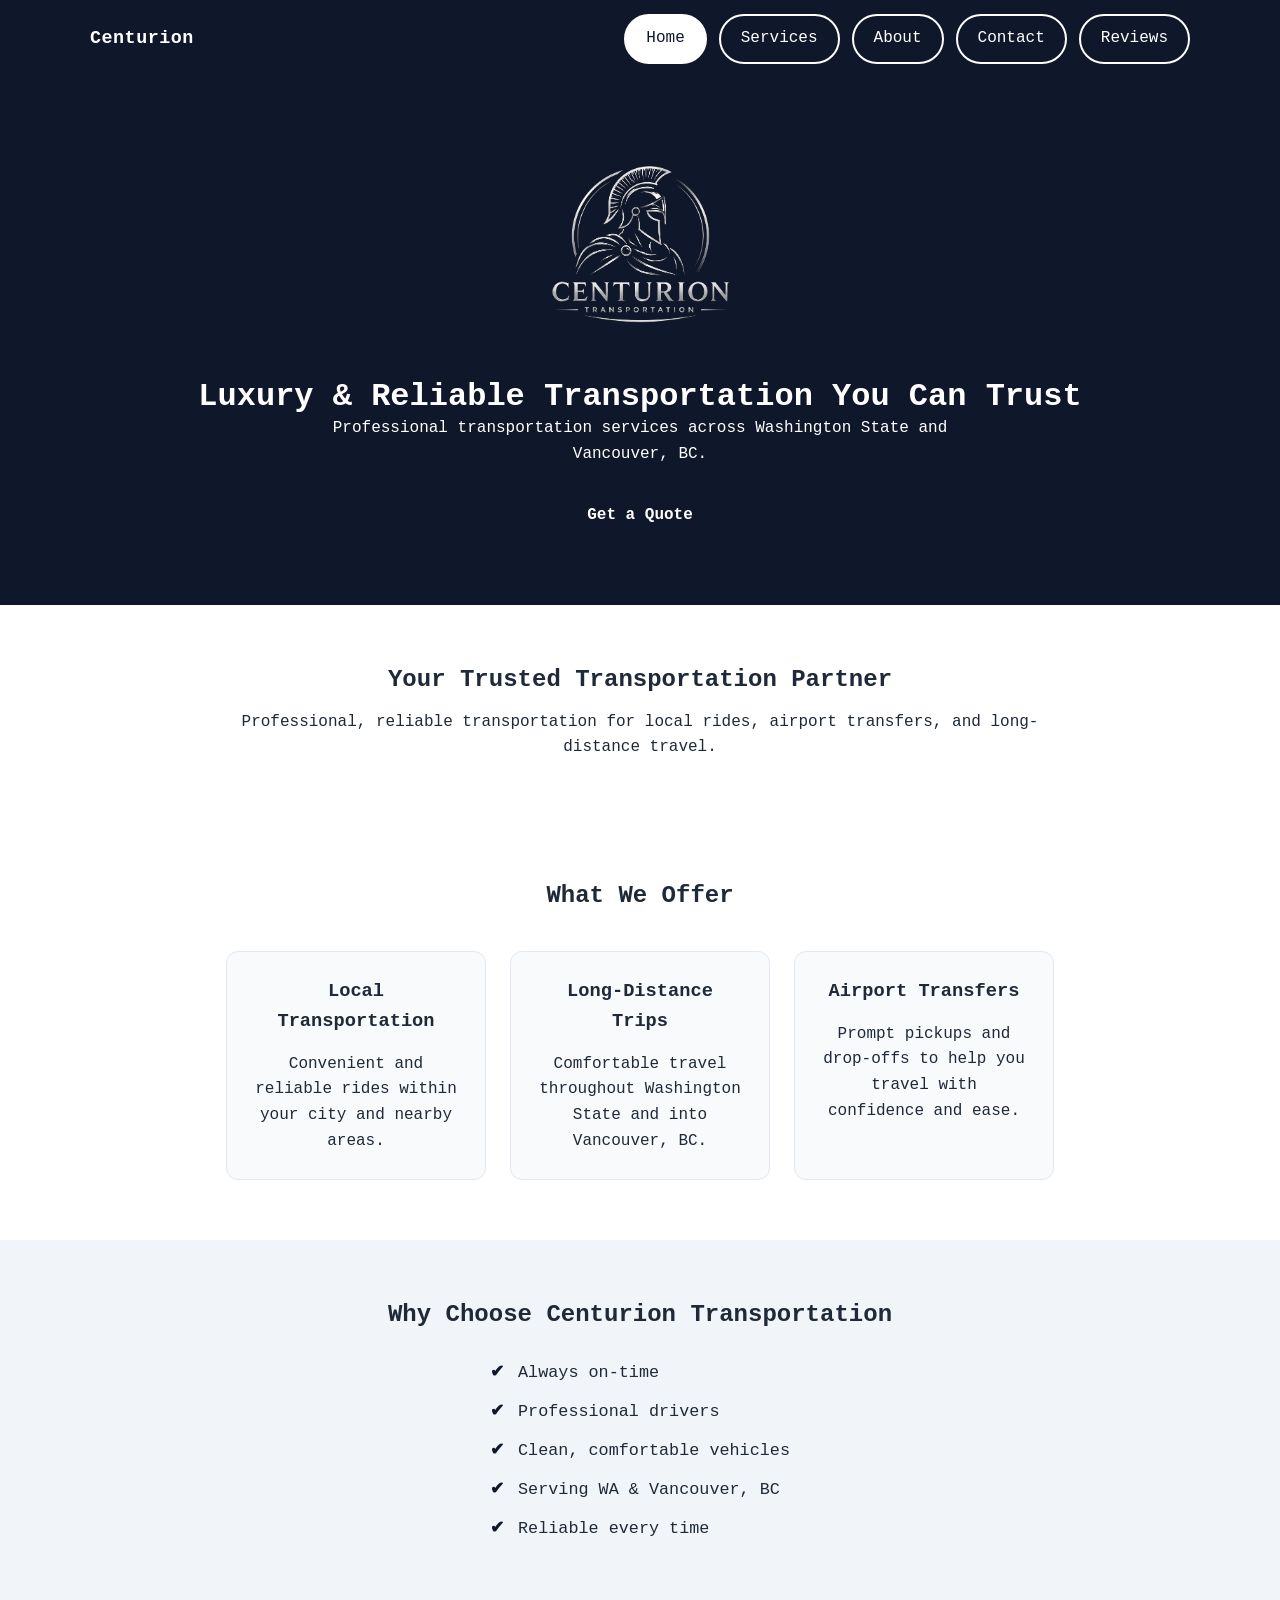
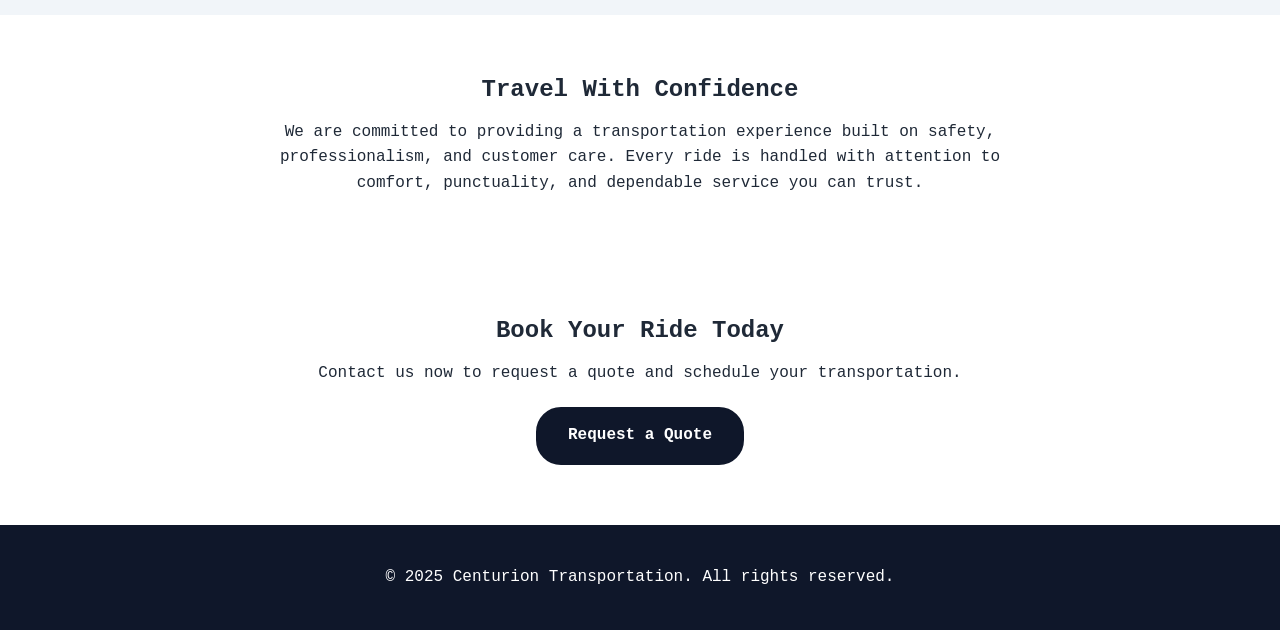
<file: index.html>
<!DOCTYPE html>
<html lang="en">
<head>
  <meta charset="UTF-8">
  <meta name="viewport" content="width=device-width, initial-scale=1.0">
  <title>Centurion Transportation</title>
  <link rel="stylesheet" href="style.css">
</head>
<body>

  <!-- Navigation -->
  <nav class="navbar">
    <div class="nav-inner">
      <a href="index.html" class="nav-logo">Centurion</a>

      <button class="menu-toggle" id="menu-toggle" aria-label="Open menu">
        ☰
      </button>

      <div class="nav-links" id="nav-links">
        <a href="index.html" class="active">Home</a>
        <a href="services.html">Services</a>
        <a href="about.html">About</a>
        <a href="contact.html">Contact</a>
        <a href="reviews.html">Reviews</a>
      </div>
    </div>
  </nav>

  <!-- Hero Header -->
  <header>
    <img src="logo.png" alt="Centurion Logo" class="logo">

    <h1>Luxury & Reliable Transportation You Can Trust</h1>

    <p>
      Professional transportation services across Washington State and Vancouver, BC.
    </p>

    <a href="contact.html" class="cta-btn">Get a Quote</a>
  </header>

  <!-- Intro Section -->
  <section>
    <h2>Your Trusted Transportation Partner</h2>
    <p>
      Professional, reliable transportation for local rides, airport transfers,
      and long-distance travel.
    </p>
  </section>

  <!-- Services Preview -->
  <section>
    <h2>What We Offer</h2>
    <div class="services">
      <div class="service-card">
        <h3>Local Transportation</h3>
        <p>Convenient and reliable rides within your city and nearby areas.</p>
      </div>

      <div class="service-card">
        <h3>Long-Distance Trips</h3>
        <p>Comfortable travel throughout Washington State and into Vancouver, BC.</p>
      </div>

      <div class="service-card">
        <h3>Airport Transfers</h3>
        <p>Prompt pickups and drop-offs to help you travel with confidence and ease.</p>
      </div>
    </div>
  </section>

  <!-- Why Choose Us -->
  <section class="why-choose">
    <h2>Why Choose Centurion Transportation</h2>
    <ul>
      <li>Always on-time</li>
      <li>Professional drivers</li>
      <li>Clean, comfortable vehicles</li>
      <li>Serving WA & Vancouver, BC</li>
      <li>Reliable every time</li>
    </ul>
  </section>

  <!-- Trust Section -->
  <section>
    <h2>Travel With Confidence</h2>
    <p>
      We are committed to providing a transportation experience built on safety,
      professionalism, and customer care. Every ride is handled with attention to
      comfort, punctuality, and dependable service you can trust.
    </p>
  </section>

  <!-- Call to Action -->
  <section>
    <h2>Book Your Ride Today</h2>
    <p>Contact us now to request a quote and schedule your transportation.</p>
    <a href="contact.html" class="cta-btn">Request a Quote</a>
  </section>

  <!-- Footer -->
  <footer>
    &copy; 2025 Centurion Transportation. All rights reserved.
  </footer>

  <script>
    const menuToggle = document.getElementById("menu-toggle");
    const navLinks = document.getElementById("nav-links");

    menuToggle.addEventListener("click", () => {
      navLinks.classList.toggle("show");
    });
  </script>

</body>
</html>
</file>
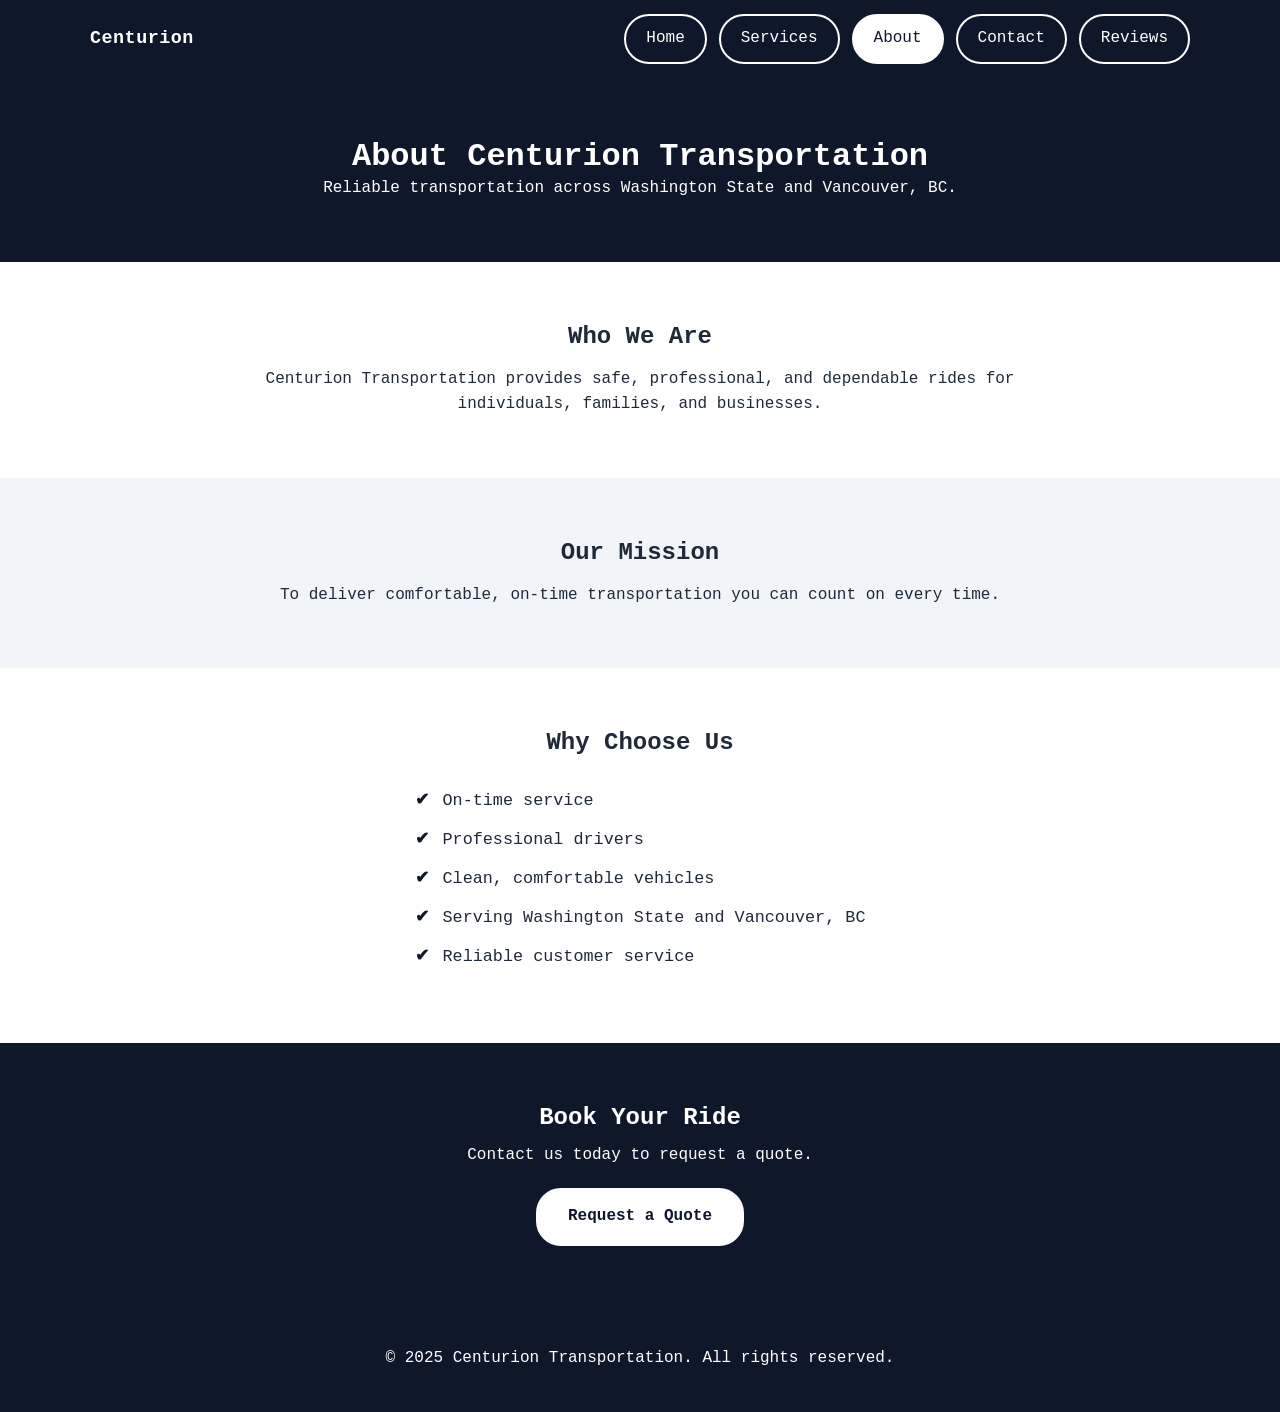
<file: about.html>
<!DOCTYPE html>
<html lang="en">
<head>
  <meta charset="UTF-8">
  <meta name="viewport" content="width=device-width, initial-scale=1.0">
  <title>About Us - Centurion Transportation</title>
  <link rel="stylesheet" href="style.css">
</head>
<body>

  <!-- Navigation -->
  <nav class="navbar">
    <div class="nav-inner">
      <a href="index.html" class="nav-logo">Centurion</a>

      <button class="menu-toggle" id="menu-toggle" aria-label="Open menu">
        ☰
      </button>

      <div class="nav-links" id="nav-links">
        <a href="index.html">Home</a>
        <a href="services.html">Services</a>
        <a href="about.html" class="active">About</a>
        <a href="contact.html">Contact</a>
        <a href="reviews.html">Reviews</a>
      </div>
    </div>
  </nav>

  <!-- Header -->
  <header>
    <h1>About Centurion Transportation</h1>
    <p>Reliable transportation across Washington State and Vancouver, BC.</p>
  </header>

  <!-- About -->
  <section>
    <h2>Who We Are</h2>
    <p>
      Centurion Transportation provides safe, professional, and dependable rides
      for individuals, families, and businesses.
    </p>
  </section>

  <!-- Mission -->
  <section class="why-choose">
    <h2>Our Mission</h2>
    <p>
      To deliver comfortable, on-time transportation you can count on every time.
    </p>
  </section>

  <!-- Why Choose Us -->
  <section>
    <h2>Why Choose Us</h2>
    <ul>
      <li>On-time service</li>
      <li>Professional drivers</li>
      <li>Clean, comfortable vehicles</li>
      <li>Serving Washington State and Vancouver, BC</li>
      <li>Reliable customer service</li>
    </ul>
  </section>

  <!-- CTA -->
  <section class="cta-section">
    <h2>Book Your Ride</h2>
    <p>Contact us today to request a quote.</p>
    <a href="contact.html" class="cta-btn cta-light">Request a Quote</a>
  </section>

  <!-- Footer -->
  <footer>
    &copy; 2025 Centurion Transportation. All rights reserved.
  </footer>

  <script>
    const menuToggle = document.getElementById("menu-toggle");
    const navLinks = document.getElementById("nav-links");

    if (menuToggle && navLinks) {
      menuToggle.addEventListener("click", () => {
        navLinks.classList.toggle("show");
      });
    }
  </script>

</body>
</html>
</file>
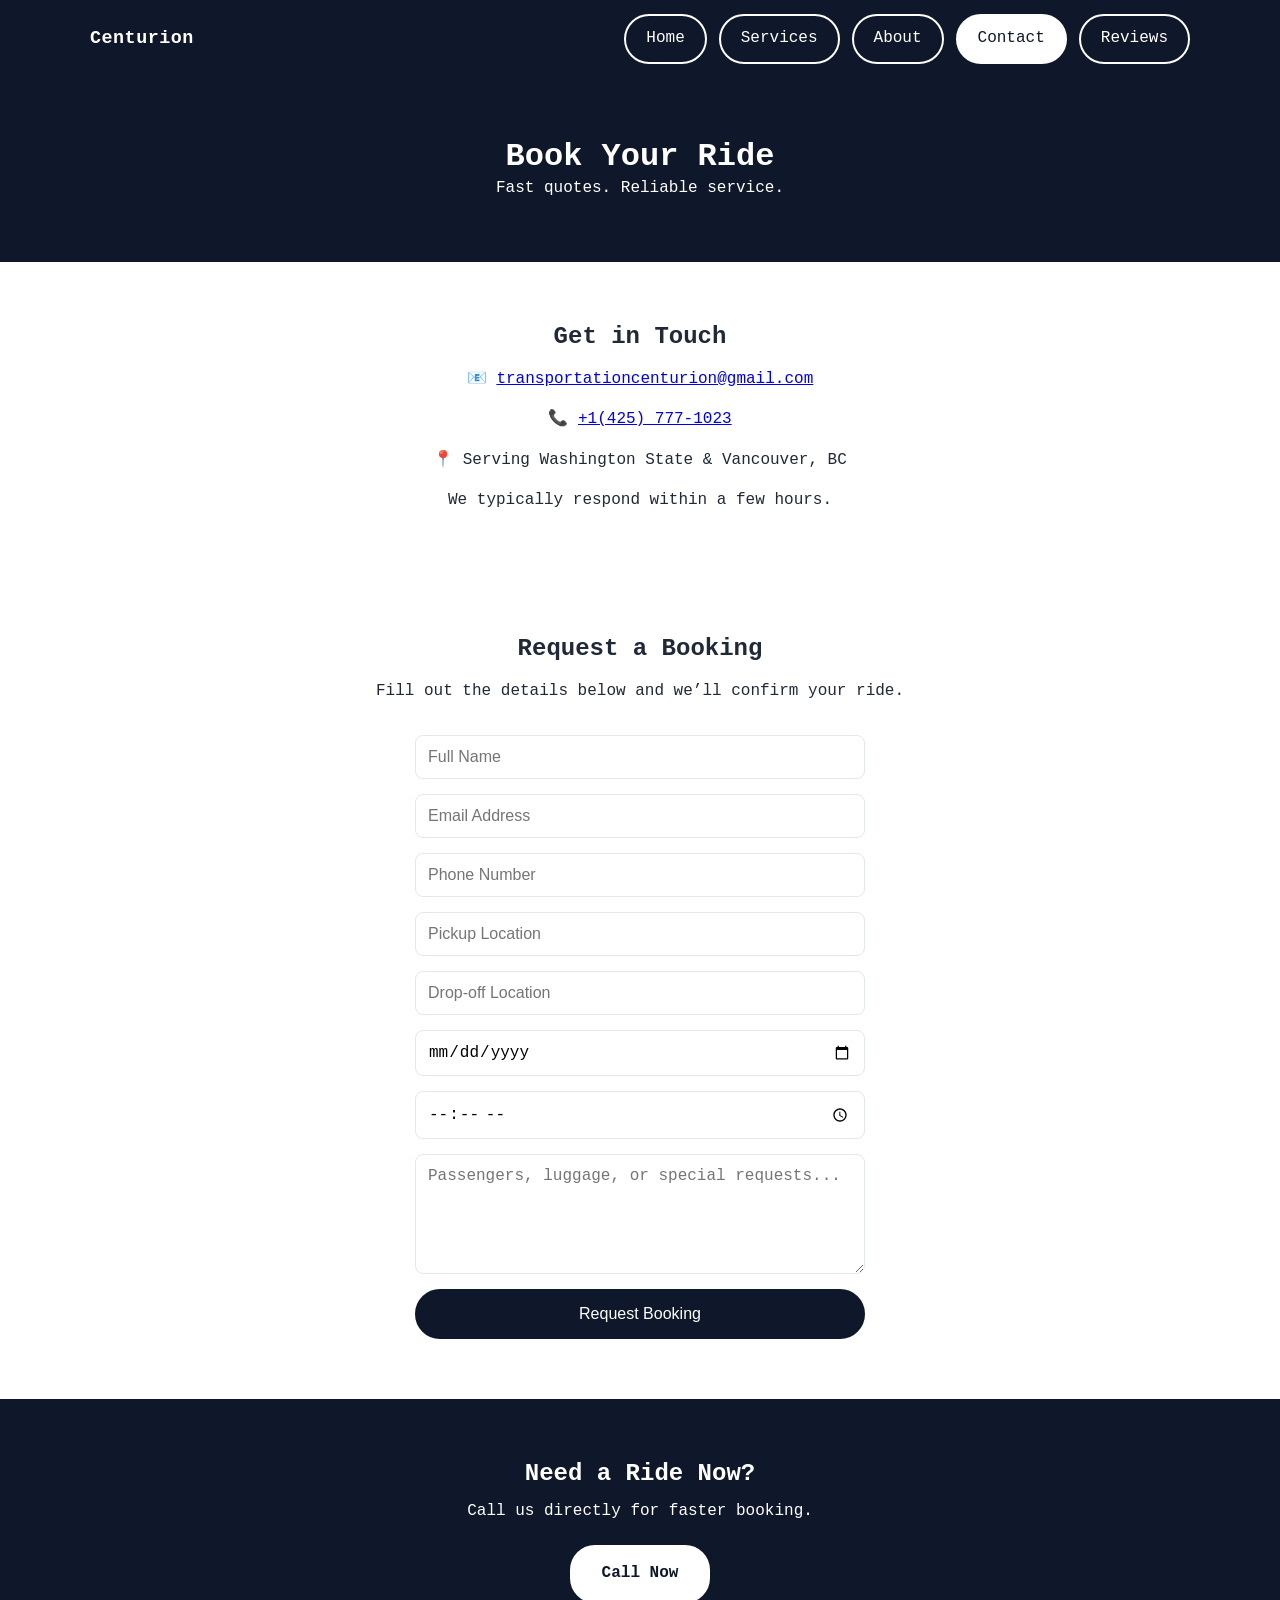
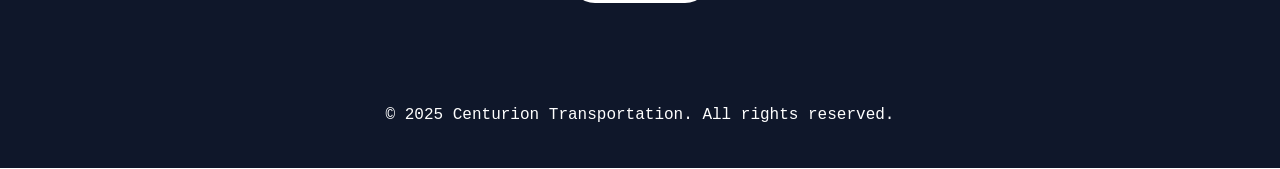
<file: contact.html>
<!DOCTYPE html>
<html lang="en">
<head>
  <meta charset="UTF-8">
  <meta name="viewport" content="width=device-width, initial-scale=1.0">
  <title>Contact - Centurion Transportation</title>
  <link rel="stylesheet" href="style.css">
</head>
<body>

  <!-- Navigation -->
  <nav class="navbar">
    <div class="nav-inner">
      <a href="index.html" class="nav-logo">Centurion</a>

      <button class="menu-toggle" id="menu-toggle" aria-label="Open menu">
        ☰
      </button>

      <div class="nav-links" id="nav-links">
        <a href="index.html">Home</a>
        <a href="services.html">Services</a>
        <a href="about.html">About</a>
        <a href="contact.html" class="active">Contact</a>
        <a href="reviews.html">Reviews</a>
      </div>
    </div>
  </nav>

  <!-- Header -->
  <header>
    <h1>Book Your Ride</h1>
    <p>Fast quotes. Reliable service.</p>
  </header>

  <!-- Contact Info -->
  <section>
    <h2>Get in Touch</h2>
    <p>📧 <a href="mailto:transportationcenturion@gmail.com">transportationcenturion@gmail.com</a></p>
    <p>📞 <a href="tel:+14257771023">+1(425) 777-1023</a></p>
    <p>📍 Serving Washington State &amp; Vancouver, BC</p>
    <p>We typically respond within a few hours.</p>
  </section>

  <!-- Booking Form -->
  <section>
    <h2>Request a Booking</h2>
    <p>Fill out the details below and we’ll confirm your ride.</p>

    <form action="https://formsubmit.co/transportationcenturion@gmail.com" method="POST">
      <input type="hidden" name="_captcha" value="false">
      <input type="hidden" name="_subject" value="New Booking Request">

      <input type="text" name="name" placeholder="Full Name" required>
      <input type="email" name="email" placeholder="Email Address" required>
      <input type="tel" name="phone" placeholder="Phone Number" required>

      <input type="text" name="pickup" placeholder="Pickup Location" required>
      <input type="text" name="dropoff" placeholder="Drop-off Location" required>

      <input type="date" name="date" required>
      <input type="time" name="time" required>

      <textarea name="notes" placeholder="Passengers, luggage, or special requests..."></textarea>

      <button type="submit">Request Booking</button>
    </form>
  </section>

  <!-- CTA -->
  <section class="cta-section">
    <h2>Need a Ride Now?</h2>
    <p>Call us directly for faster booking.</p>
    <a href="tel:+14257771023" class="cta-btn cta-light">Call Now</a>
  </section>

  <!-- Footer -->
  <footer>
    &copy; 2025 Centurion Transportation. All rights reserved.
  </footer>

  <script>
    const menuToggle = document.getElementById("menu-toggle");
    const navLinks = document.getElementById("nav-links");

    if (menuToggle && navLinks) {
      menuToggle.addEventListener("click", () => {
        navLinks.classList.toggle("show");
      });
    }
  </script>

</body>
</html>
</file>
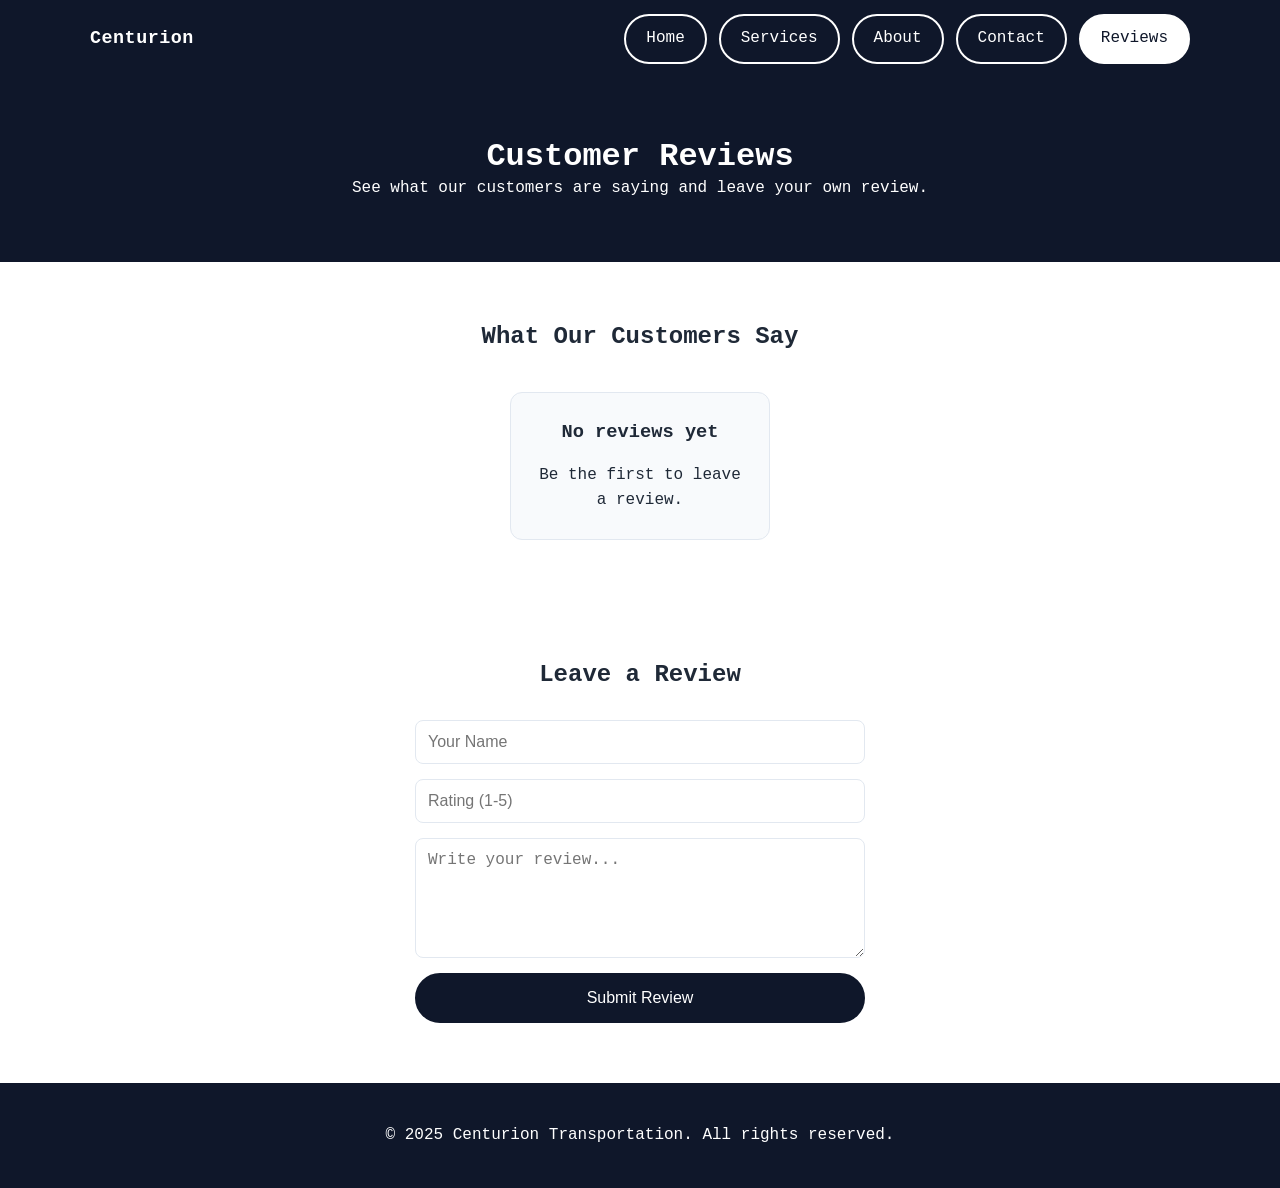
<file: reviews.html>
<!DOCTYPE html>
<html lang="en">
<head>
  <meta charset="UTF-8">
  <meta name="viewport" content="width=device-width, initial-scale=1.0">
  <title>Reviews - Centurion Transportation</title>
  <link rel="stylesheet" href="style.css">
</head>
<body>

  <!-- Navigation -->
  <nav class="navbar">
    <div class="nav-inner">
      <a href="index.html" class="nav-logo">Centurion</a>

      <button class="menu-toggle" id="menu-toggle" aria-label="Open menu">
        ☰
      </button>

      <div class="nav-links" id="nav-links">
        <a href="index.html">Home</a>
        <a href="services.html">Services</a>
        <a href="about.html">About</a>
        <a href="contact.html">Contact</a>
        <a href="reviews.html" class="active">Reviews</a>
      </div>
    </div>
  </nav>

  <!-- Header -->
  <header>
    <h1>Customer Reviews</h1>
    <p>See what our customers are saying and leave your own review.</p>
  </header>

  <!-- Reviews Display -->
  <section>
    <h2>What Our Customers Say</h2>
    <div id="reviewsList" class="services"></div>
  </section>

  <!-- Review Form -->
  <section>
    <h2>Leave a Review</h2>

    <form id="reviewForm">
      <input type="text" id="name" placeholder="Your Name" required>

      <input
        type="number"
        id="rating"
        placeholder="Rating (1-5)"
        min="1"
        max="5"
        required
      >

      <textarea id="review" placeholder="Write your review..." required></textarea>

      <button type="submit">Submit Review</button>
    </form>
  </section>

  <!-- Footer -->
  <footer>
    &copy; 2025 Centurion Transportation. All rights reserved.
  </footer>

  <script>
    const form = document.getElementById("reviewForm");
    const reviewsList = document.getElementById("reviewsList");
    const menuToggle = document.getElementById("menu-toggle");
    const navLinks = document.getElementById("nav-links");

    if (menuToggle && navLinks) {
      menuToggle.addEventListener("click", () => {
        navLinks.classList.toggle("show");
      });
    }

    function generateStars(rating) {
      let stars = "";
      for (let i = 0; i < rating; i++) {
        stars += "⭐";
      }
      return stars;
    }

    function loadReviews() {
      reviewsList.innerHTML = "";

      const reviews = JSON.parse(localStorage.getItem("reviews")) || [];

      if (reviews.length === 0) {
        reviewsList.innerHTML = `
          <div class="service-card">
            <h3>No reviews yet</h3>
            <p>Be the first to leave a review.</p>
          </div>
        `;
        return;
      }

      reviews.forEach((r) => {
        const div = document.createElement("div");
        div.className = "service-card";

        div.innerHTML = `
          <h3>${generateStars(r.rating)} (${r.rating}/5)</h3>
          <p>"${r.review}"</p>
          <p>- ${r.name}</p>
        `;

        reviewsList.appendChild(div);
      });
    }

    if (form) {
      form.addEventListener("submit", function (e) {
        e.preventDefault();

        const name = document.getElementById("name").value.trim();
        const rating = parseInt(document.getElementById("rating").value, 10);
        const review = document.getElementById("review").value.trim();

        if (!name || !review || isNaN(rating) || rating < 1 || rating > 5) {
          alert("Please enter a valid name, review, and rating between 1 and 5.");
          return;
        }

        const newReview = { name, rating, review };
        const reviews = JSON.parse(localStorage.getItem("reviews")) || [];

        reviews.unshift(newReview);
        localStorage.setItem("reviews", JSON.stringify(reviews));

        form.reset();
        loadReviews();
      });
    }

    loadReviews();
  </script>

</body>
</html>
</file>
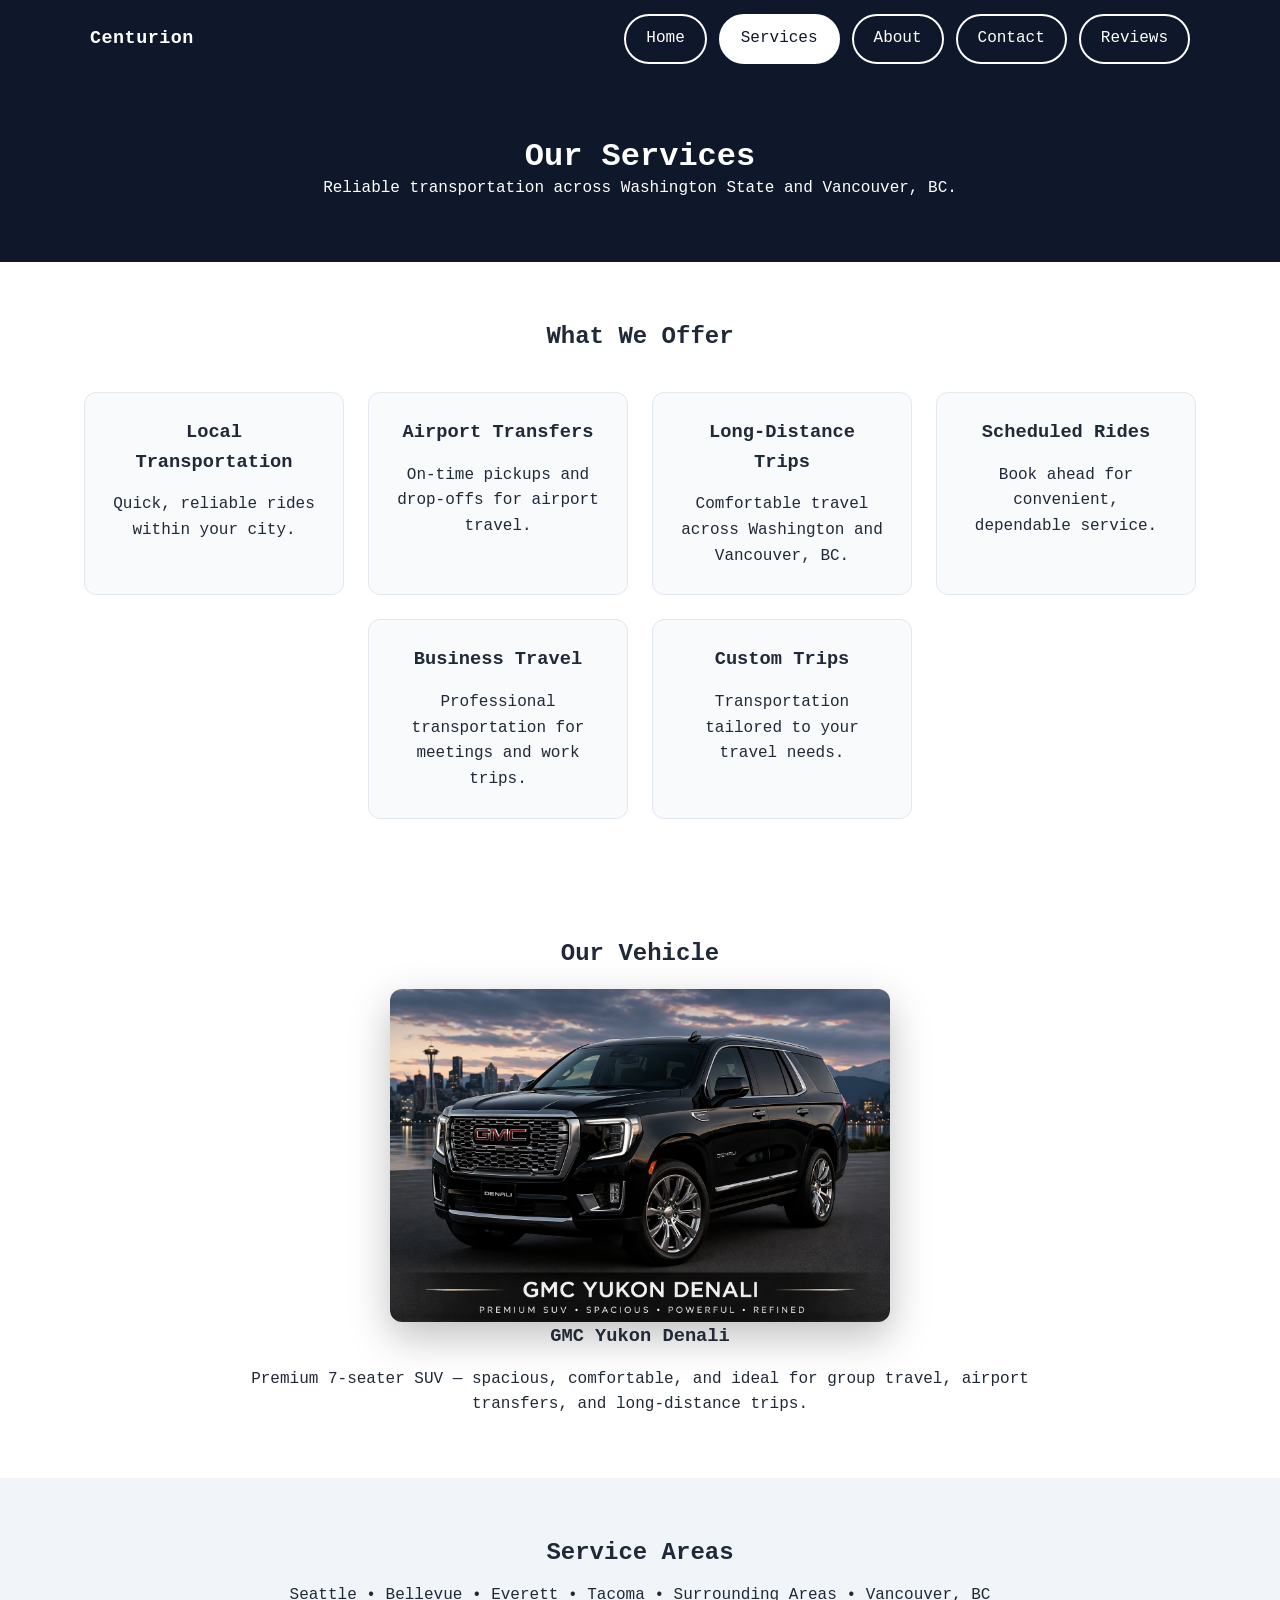
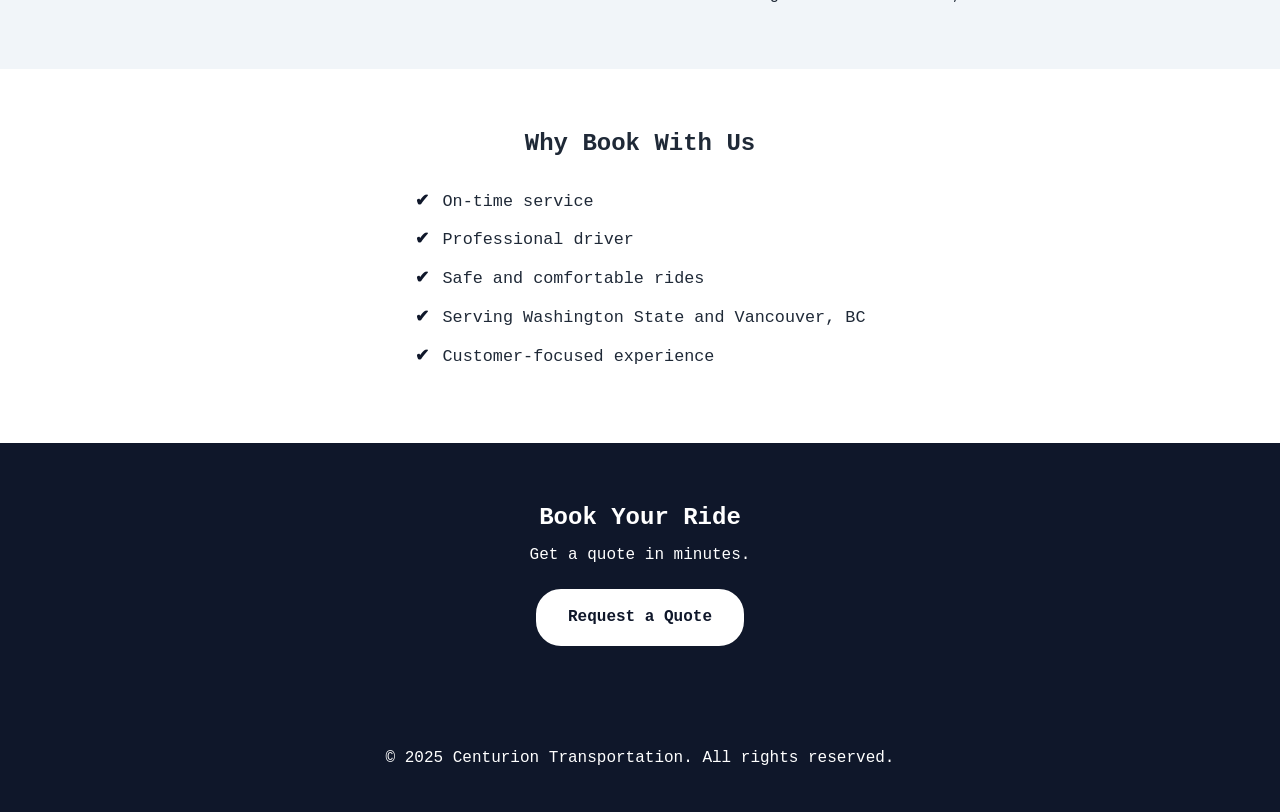
<file: services.html>
<!DOCTYPE html>
<html lang="en">
<head>
  <meta charset="UTF-8">
  <meta name="viewport" content="width=device-width, initial-scale=1.0">
  <title>Services - Centurion Transportation</title>
  <link rel="stylesheet" href="style.css">
</head>
<body>

  <!-- Navigation -->
  <nav class="navbar">
    <div class="nav-inner">
      <a href="index.html" class="nav-logo">Centurion</a>

      <button class="menu-toggle" id="menu-toggle" aria-label="Open menu">
        ☰
      </button>

      <div class="nav-links" id="nav-links">
        <a href="index.html">Home</a>
        <a href="services.html" class="active">Services</a>
        <a href="about.html">About</a>
        <a href="contact.html">Contact</a>
        <a href="reviews.html">Reviews</a>
      </div>
    </div>
  </nav>

  <!-- Header -->
  <header>
    <h1>Our Services</h1>
    <p>Reliable transportation across Washington State and Vancouver, BC.</p>
  </header>

  <!-- Services -->
  <section>
    <h2>What We Offer</h2>

    <div class="services">
      <div class="service-card">
        <h3>Local Transportation</h3>
        <p>Quick, reliable rides within your city.</p>
      </div>

      <div class="service-card">
        <h3>Airport Transfers</h3>
        <p>On-time pickups and drop-offs for airport travel.</p>
      </div>

      <div class="service-card">
        <h3>Long-Distance Trips</h3>
        <p>Comfortable travel across Washington and Vancouver, BC.</p>
      </div>

      <div class="service-card">
        <h3>Scheduled Rides</h3>
        <p>Book ahead for convenient, dependable service.</p>
      </div>

      <div class="service-card">
        <h3>Business Travel</h3>
        <p>Professional transportation for meetings and work trips.</p>
      </div>

      <div class="service-card">
        <h3>Custom Trips</h3>
        <p>Transportation tailored to your travel needs.</p>
      </div>
    </div>
  </section>

  <!-- Vehicle Section -->
  <section>
    <h2>Our Vehicle</h2>

    <img src="yukon.png" alt="GMC Yukon Denali" class="vehicle-img">

    <h3>GMC Yukon Denali</h3>
    <p>
      Premium 7-seater SUV — spacious, comfortable, and ideal for group travel,
      airport transfers, and long-distance trips.
    </p>
  </section>

  <!-- Service Area -->
  <section class="why-choose">
    <h2>Service Areas</h2>
    <p>Seattle • Bellevue • Everett • Tacoma • Surrounding Areas • Vancouver, BC</p>
  </section>

  <!-- Why Book With Us -->
  <section>
    <h2>Why Book With Us</h2>
    <ul>
      <li>On-time service</li>
      <li>Professional driver</li>
      <li>Safe and comfortable rides</li>
      <li>Serving Washington State and Vancouver, BC</li>
      <li>Customer-focused experience</li>
    </ul>
  </section>

  <!-- Call to Action -->
  <section class="cta-section">
    <h2>Book Your Ride</h2>
    <p>Get a quote in minutes.</p>
    <a href="contact.html" class="cta-btn cta-light">Request a Quote</a>
  </section>

  <!-- Footer -->
  <footer>
    &copy; 2025 Centurion Transportation. All rights reserved.
  </footer>

  <script>
    const menuToggle = document.getElementById("menu-toggle");
    const navLinks = document.getElementById("nav-links");

    if (menuToggle && navLinks) {
      menuToggle.addEventListener("click", () => {
        navLinks.classList.toggle("show");
      });
    }
  </script>

</body>
</html>
</file>
<file: style.css>
/* ================= BASE RESET ================= */
* {
  box-sizing: border-box;
  margin: 0;
  padding: 0;
}

html,
body {
  overflow-x: hidden;
}

body {
  font-family: Menlo, monospace;
  color: #1f2937;
  background-color: #ffffff;
  line-height: 1.6;
}

img {
  max-width: 100%;
  height: auto;
  display: block;
}

/* ================= NAVBAR ================= */
.navbar {
  background-color: #0f172a;
  padding: 14px 16px;
}

.nav-inner {
  max-width: 1100px;
  margin: 0 auto;
  display: flex;
  align-items: center;
  justify-content: space-between;
  position: relative;
}

.nav-logo {
  color: #ffffff;
  text-decoration: none;
  font-weight: 700;
  font-size: 1.15rem;
  letter-spacing: 0.5px;
}

.menu-toggle {
  display: none;
  background: none;
  border: none;
  color: #ffffff;
  font-size: 1.8rem;
  cursor: pointer;
}

.nav-links {
  display: flex;
  gap: 12px;
  flex-wrap: wrap;
}

.nav-links a {
  color: #ffffff;
  text-decoration: none;
  font-weight: 500;
  padding: 10px 20px;
  border-radius: 25px;
  border: 2px solid #ffffff;
  transition: all 0.3s ease;
}

.nav-links a:hover {
  background-color: #ffffff;
  color: #0f172a;
  transform: translateY(-2px);
}

.nav-links a.active {
  background-color: #ffffff;
  color: #0f172a;
}

/* ================= HEADER ================= */
header {
  background-color: #0f172a;
  color: #ffffff;
  padding: 60px 20px;
  text-align: center;
}

.logo {
  width: 220px;
  margin: 0 auto 20px;
  background: transparent;
  mix-blend-mode: lighten;
  filter: drop-shadow(0 6px 15px rgba(0, 0, 0, 0.4));
}

.brand {
  font-size: 2.3rem;
  font-weight: 700;
  margin-bottom: 10px;
  letter-spacing: 1px;
}

.brand::after {
  content: "";
  display: block;
  width: 60px;
  height: 3px;
  background-color: #ffffff;
  margin: 10px auto 0;
}

header h1,
header h2 {
  line-height: 1.2;
}

header h2 {
  font-size: 1.5rem;
  font-weight: 500;
  margin-top: 20px;
  margin-bottom: 15px;
}

header p {
  max-width: 700px;
  margin: 0 auto;
}

/* ================= CTA BUTTONS ================= */
.cta-btn {
  display: inline-block;
  margin-top: 20px;
  padding: 14px 30px;
  background-color: #0f172a;
  color: #ffffff;
  text-decoration: none;
  border-radius: 25px;
  font-weight: 600;
  border: 2px solid #0f172a;
  transition: all 0.3s ease;
}

.cta-btn:hover {
  background-color: #ffffff;
  color: #0f172a;
  transform: translateY(-2px);
}

.cta-section {
  background-color: #0f172a;
  color: #ffffff;
}

.cta-section p {
  margin-top: 10px;
}

.cta-light {
  background-color: #ffffff;
  color: #0f172a;
  border: 2px solid #ffffff;
}

.cta-light:hover {
  background-color: transparent;
  color: #ffffff;
}

/* ================= SECTIONS ================= */
section {
  padding: 60px 20px;
  text-align: center;
}

section h2 {
  line-height: 1.25;
}

section p {
  max-width: 800px;
  margin: 15px auto 0;
}

/* ================= SERVICES ================= */
.services {
  display: flex;
  justify-content: center;
  flex-wrap: wrap;
  gap: 24px;
  margin-top: 40px;
}

.service-card {
  width: 260px;
  padding: 25px;
  border-radius: 12px;
  border: 1px solid #e2e8f0;
  background-color: #f8fafc;
  transition: transform 0.3s ease, box-shadow 0.3s ease;
}

.service-card h3 {
  margin-bottom: 10px;
}

.service-card:hover {
  transform: translateY(-6px);
  box-shadow: 0 10px 25px rgba(0, 0, 0, 0.1);
}

/* ================= VEHICLE IMAGE ================= */
.vehicle-img {
  width: 100%;
  max-width: 500px;
  margin: 20px auto 0;
  border-radius: 12px;
  box-shadow: 0 15px 40px rgba(0, 0, 0, 0.25);
  transition: transform 0.3s ease;
}

.vehicle-img:hover {
  transform: scale(1.02);
}

/* ================= LIGHT SECTION ================= */
.why-choose {
  background-color: #f1f5f9;
}

/* ================= CLEAN CHECK LISTS ================= */
ul {
  list-style: none;
  padding: 0;
  margin: 30px auto 0;
  max-width: 800px;
  display: inline-block;
  text-align: left;
}

li {
  margin-bottom: 12px;
  font-size: 1.05rem;
  position: relative;
  padding-left: 28px;
}

li::before {
  content: "✔";
  position: absolute;
  left: 0;
  top: 0;
  color: #0f172a;
  font-weight: bold;
}

/* ================= FORMS ================= */
form {
  max-width: 450px;
  margin: 30px auto 0;
  display: flex;
  flex-direction: column;
  gap: 15px;
}

form input,
form textarea {
  width: 100%;
  padding: 12px;
  font-size: 1rem;
  border-radius: 8px;
  border: 1px solid #e2e8f0;
}

form textarea {
  min-height: 120px;
  resize: vertical;
}

form button {
  padding: 14px;
  font-size: 1rem;
  border-radius: 25px;
  border: 2px solid #0f172a;
  background-color: #0f172a;
  color: #ffffff;
  cursor: pointer;
  transition: all 0.3s ease;
}

form button:hover {
  background-color: #ffffff;
  color: #0f172a;
  transform: translateY(-2px);
}

/* ================= FOOTER ================= */
footer {
  background-color: #0f172a;
  color: #ffffff;
  padding: 40px 20px;
  display: flex;
  justify-content: center;
  align-items: center;
  text-align: center;
}

/* ================= TABLET ================= */
@media (max-width: 768px) {
  .logo {
    width: 170px;
    margin-bottom: 14px;
  }

  .nav-links {
    gap: 8px;
  }

  .nav-links a {
    padding: 8px 14px;
    font-size: 0.95rem;
  }

  header {
    padding: 36px 16px;
  }

  .brand,
  header h1 {
    font-size: 1.75rem;
  }

  header h2 {
    font-size: 1.08rem;
    margin-top: 12px;
    margin-bottom: 10px;
  }

  header p {
    font-size: 0.95rem;
    max-width: 100%;
  }

  section {
    padding: 36px 16px;
  }

  section h2 {
    font-size: 1.35rem;
  }

  section p {
    max-width: 100%;
  }

  .services {
    gap: 16px;
    margin-top: 24px;
  }

  .service-card {
    width: 100%;
    max-width: 340px;
    margin: 0 auto;
    padding: 20px;
  }

  .vehicle-img {
    max-width: 100%;
  }

  .cta-btn {
    padding: 12px 22px;
    font-size: 0.95rem;
  }

  ul {
    max-width: 100%;
    padding: 0 8px;
  }

  li {
    font-size: 1rem;
  }

  form {
    max-width: 100%;
  }

  form input,
  form textarea,
  form button {
    font-size: 16px;
  }
}

/* ================= MOBILE ================= */
@media (max-width: 480px) {
  .menu-toggle {
    display: block;
  }

  .nav-links {
    display: none;
    position: absolute;
    top: 56px;
    left: 0;
    width: 100%;
    background-color: #0f172a;
    flex-direction: column;
    gap: 10px;
    padding: 14px 0 18px;
    z-index: 1000;
  }

  .nav-links.show {
    display: flex;
  }

  .nav-links a {
    width: 88%;
    max-width: 260px;
    margin: 0 auto;
    text-align: center;
    padding: 10px 14px;
    font-size: 0.9rem;
  }

  .logo {
    width: 130px;
    margin-bottom: 12px;
  }

  .brand,
  header h1 {
    font-size: 1.45rem;
  }

  header {
    padding: 30px 14px;
  }

  header h2 {
    font-size: 0.98rem;
    margin-top: 10px;
    margin-bottom: 8px;
  }

  header p,
  section p {
    font-size: 0.9rem;
  }

  section {
    padding: 28px 14px;
  }

  section h2 {
    font-size: 1.15rem;
  }

  .service-card {
    padding: 18px;
  }

  .cta-btn {
    width: 90%;
    max-width: 260px;
    text-align: center;
  }

  li {
    font-size: 0.95rem;
    padding-left: 24px;
  }

  footer {
    padding: 22px 14px;
    font-size: 0.85rem;
  }
}
</file>
